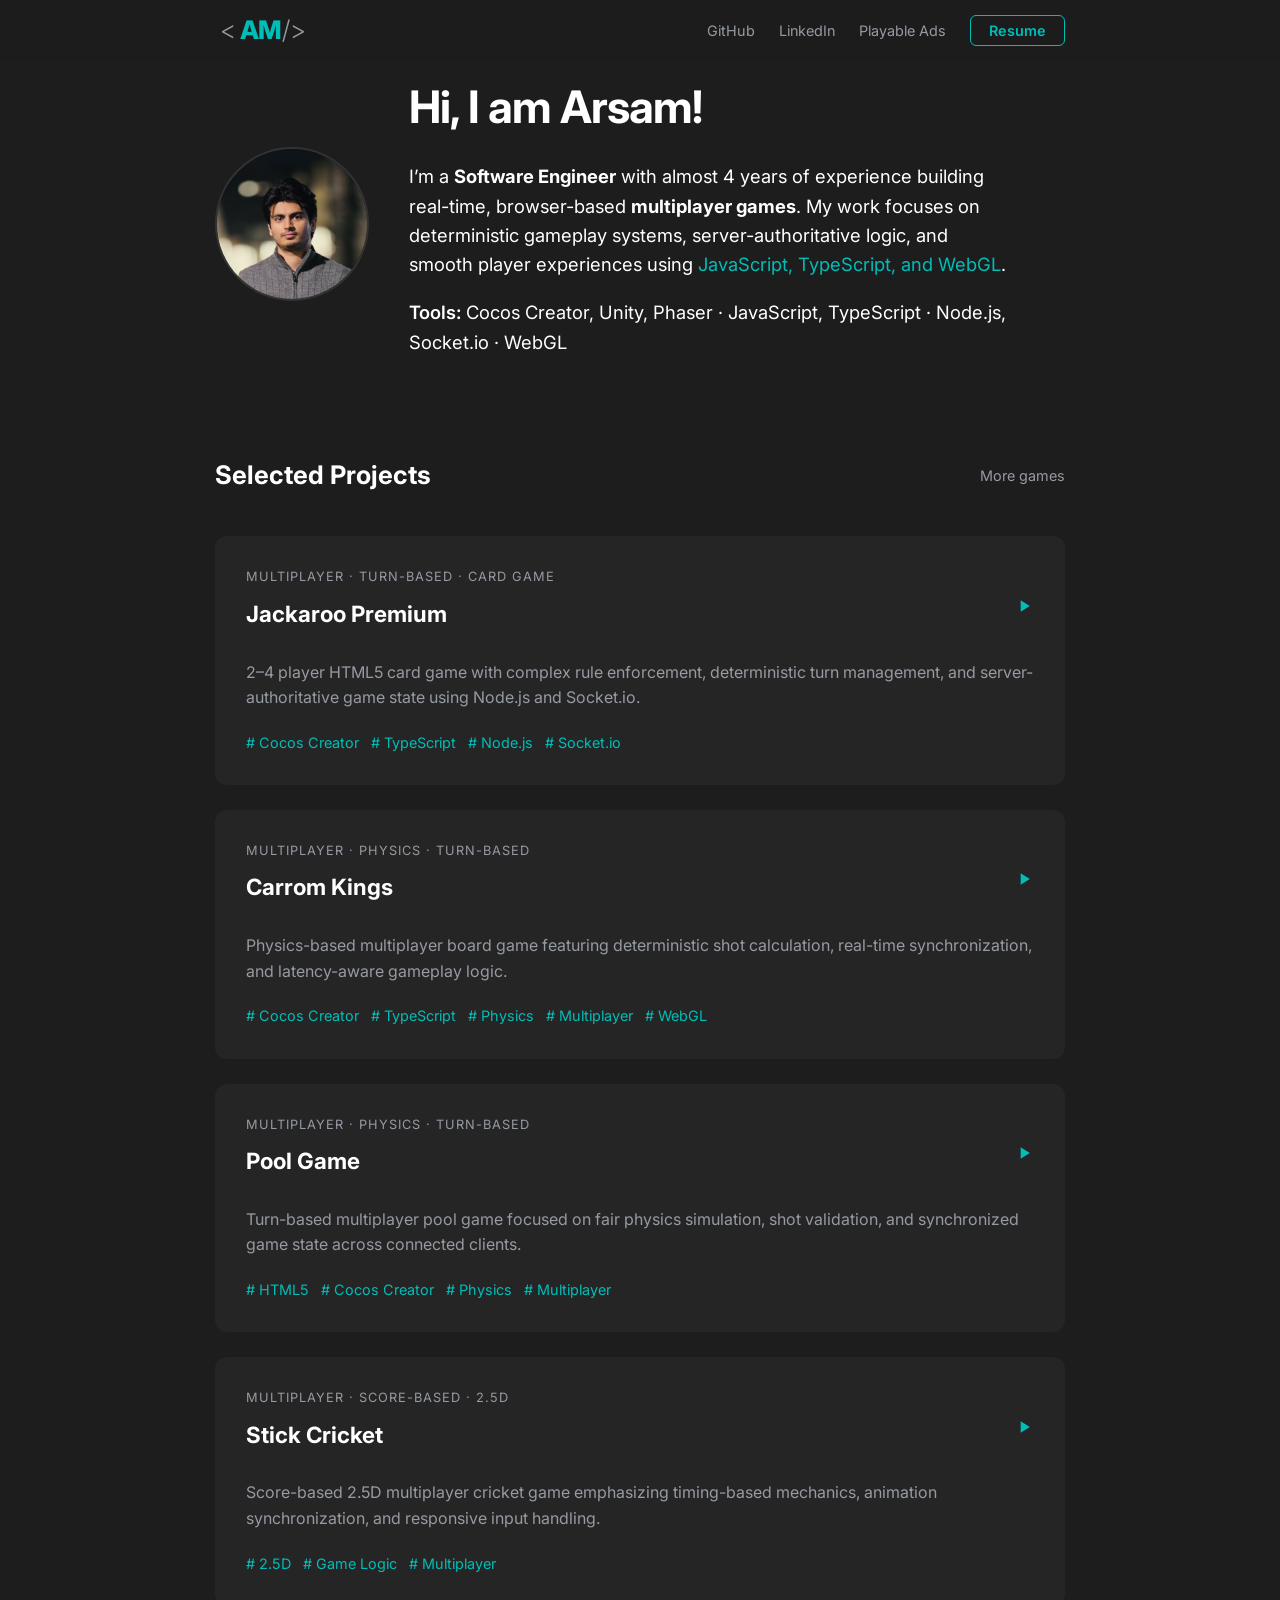
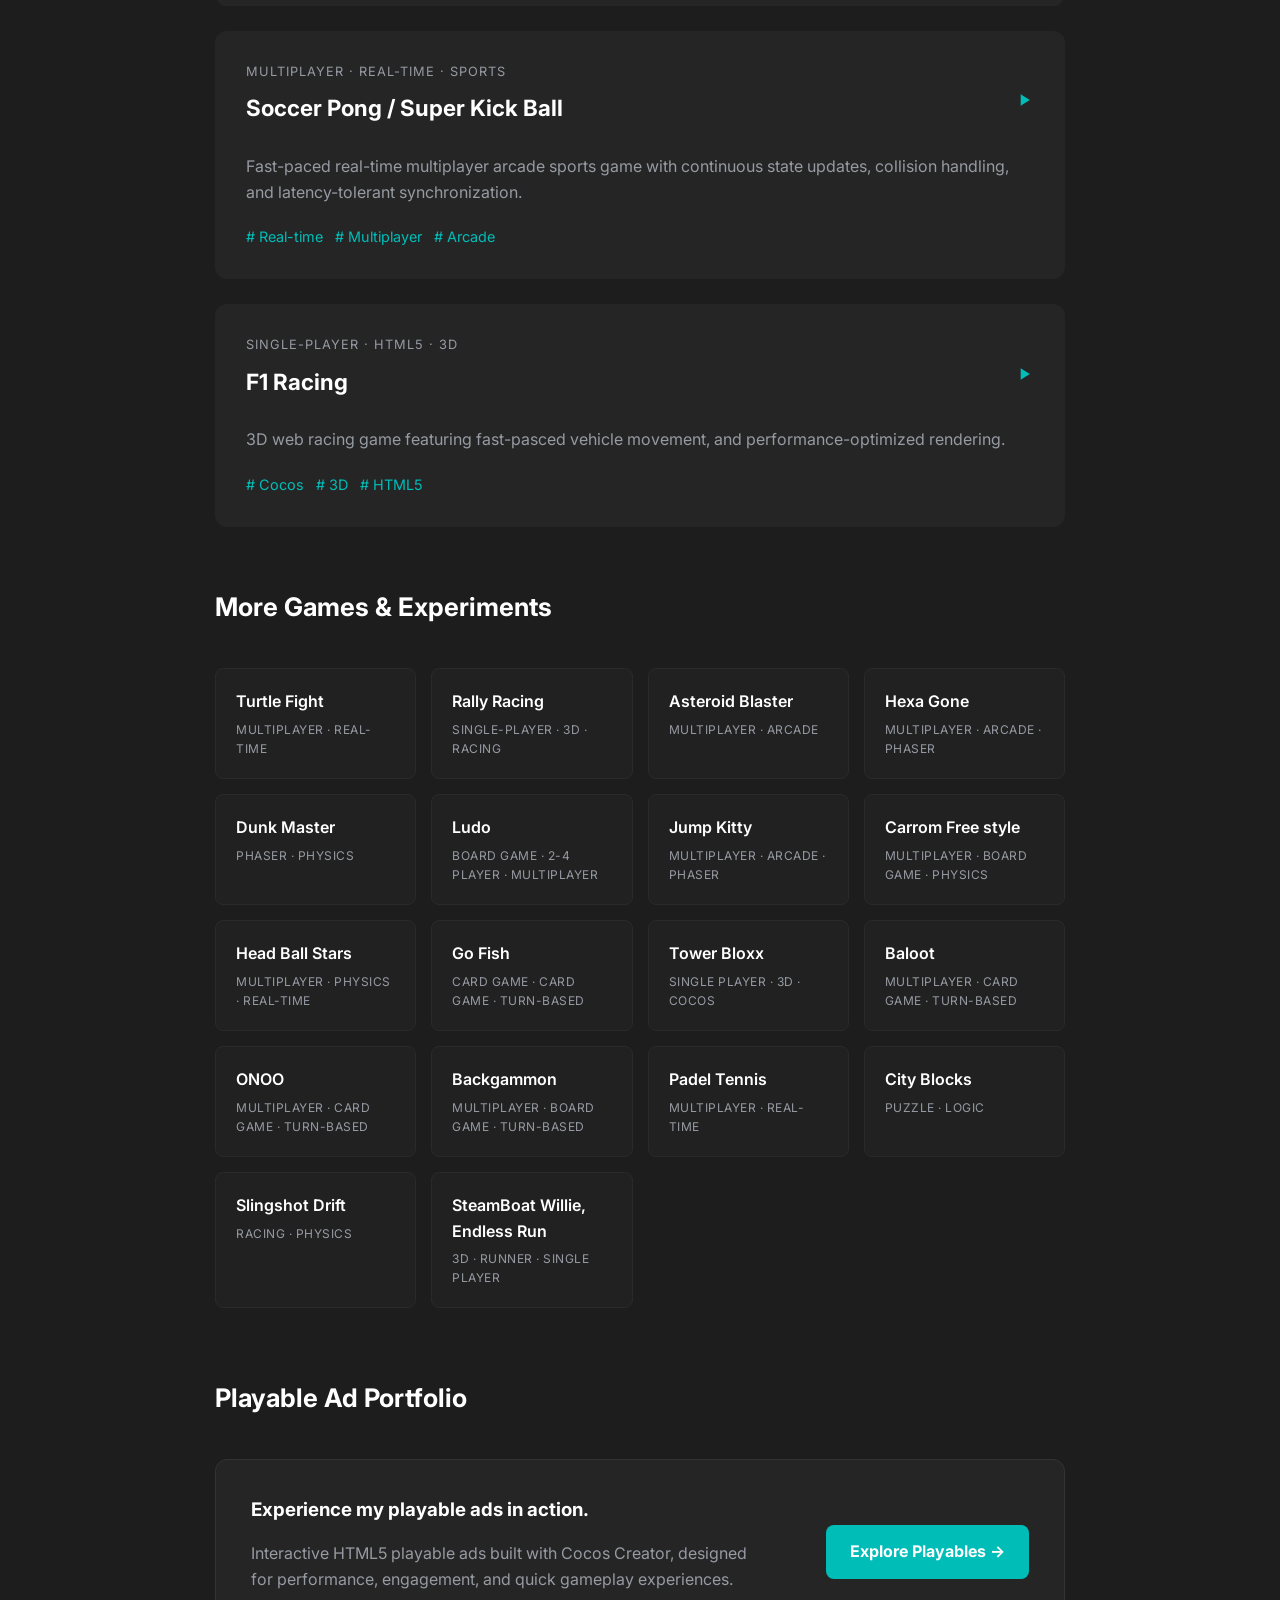
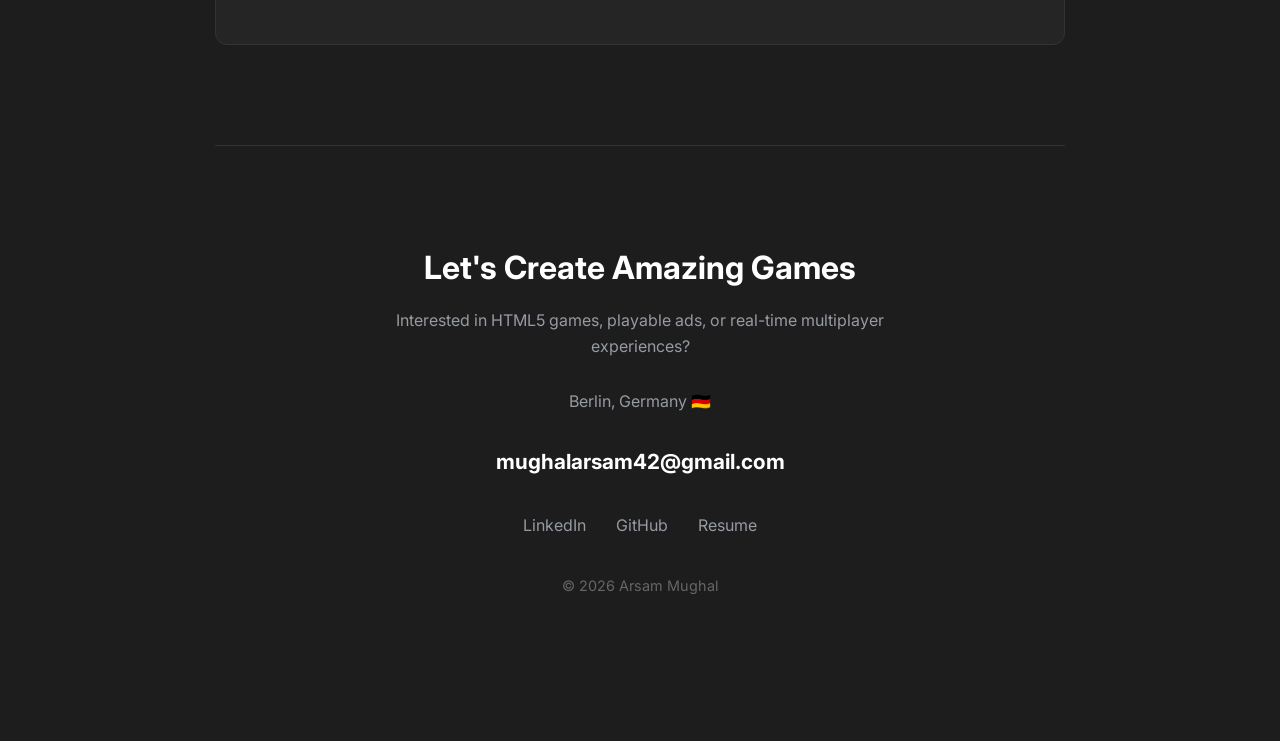
<file: index.html>
<!DOCTYPE html>
<html lang="en">

<head>
    <meta charset="UTF-8">
    <meta name="viewport" content="width=device-width, initial-scale=1.0">
    <title>Arsam Mughal | HTML5 Game Developer</title>
    <link href="https://fonts.googleapis.com/css2?family=Inter:wght@300;400;700&display=swap" rel="stylesheet">
    <link rel="stylesheet" href="style.css" />
</head>

<body>

    <nav class="top-nav">
        <div class="nav-content">
            <a href="index.html" class="nav-logo" id="logoLink">
                <span class="bracket">&lt;</span>
                <span class="logo-name">AM </span>
                <span class="bracket"> /&gt;</span>
            </a>

            <div class="nav-links">
                <a href="https://github.com/arsammughal" target="_blank">GitHub</a>
                <a href="https://linkedin.com/in/arsammughal" target="_blank">LinkedIn</a>
                <a href="#playable-ads">Playable Ads</a>
                <a href="resume.pdf" target="_blank" class="resume-btn">Resume</a>
            </div>
        </div>
    </nav>

    <div class="container">
        <header class="profile-intro">
            <img src="arsam_photo.jpg" alt="Arsam Mughal" class="profile-photo">
            <div class="intro-text">
                <h1>Hi, I am Arsam!</h1>
                <p>
                    I’m a <strong>Software Engineer</strong> with almost 4 years of experience building
                    real-time, browser-based <strong>multiplayer games</strong>.
                    My work focuses on deterministic gameplay systems,
                    server-authoritative logic, and smooth player experiences using
                    <span style="color: var(--accent-color)">JavaScript, TypeScript, and WebGL</span>.
                </p>
                <p class="tech-stack">
                    <strong>Tools:</strong>
                    Cocos Creator, Unity, Phaser ·
                    JavaScript, TypeScript ·
                    Node.js, Socket.io ·
                    WebGL
                </p>
            </div>
        </header>

        <section>
            <div class="section-header">
                <h2 class="section-title">Selected Projects</h2>
                <a href="#more-games" class="show-all">More games</a>
            </div>

            <div class="card-grid">

                <a href="javascript:void(0)" class="card" onclick="openModal('oUC0dFiNXxw')">
                    <div class="card-meta">Multiplayer · Turn-based · Card Game</div>
                    <div style="display: flex; justify-content: space-between; align-items: flex-start;">
                        <h3 class="card-title">Jackaroo Premium</h3>
                        <svg width="20" height="20" viewBox="0 0 24 24" fill="#00bdb8"
                            xmlns="http://www.w3.org/2000/svg">
                            <path d="M8 5v14l11-7z" />
                        </svg>
                    </div>
                    <p class="card-desc">
                        2–4 player HTML5 card game with complex rule enforcement, deterministic turn management,
                        and server-authoritative game state using Node.js and Socket.io.
                    </p>
                    <div class="tags">
                        <span># Cocos Creator</span>
                        <span># TypeScript</span>
                        <span># Node.js</span>
                        <span># Socket.io</span>
                    </div>
                </a>

                <a href="javascript:void(0)" class="card" onclick="openModal('bRpfrmnNjH8')">
                    <div class="card-meta">Multiplayer · Physics · Turn-based</div>
                    <div style="display: flex; justify-content: space-between; align-items: flex-start;">
                        <h3 class="card-title">Carrom Kings</h3>
                        <svg width="20" height="20" viewBox="0 0 24 24" fill="#00bdb8"
                            xmlns="http://www.w3.org/2000/svg">
                            <path d="M8 5v14l11-7z" />
                        </svg>
                    </div>
                    <p class="card-desc">
                        Physics-based multiplayer board game featuring deterministic shot calculation,
                        real-time synchronization, and latency-aware gameplay logic.
                    </p>
                    <div class="tags">
                        <span># Cocos Creator</span>
                        <span># TypeScript</span>
                        <span># Physics</span>
                        <span># Multiplayer</span>
                        <span># WebGL</span>
                    </div>
                </a>

                <a href="javascript:void(0)" class="card" onclick="openModal('qHFQYcF9F28')">
                    <div class="card-meta">Multiplayer · Physics · Turn-based</div>
                    <div style="display: flex; justify-content: space-between; align-items: flex-start;">
                        <h3 class="card-title">Pool Game</h3>
                        <svg width="20" height="20" viewBox="0 0 24 24" fill="#00bdb8"
                            xmlns="http://www.w3.org/2000/svg">
                            <path d="M8 5v14l11-7z" />
                        </svg>
                    </div>
                    <p class="card-desc">
                        Turn-based multiplayer pool game focused on fair physics simulation,
                        shot validation, and synchronized game state across connected clients.
                    </p>
                    <div class="tags">
                        <span># HTML5</span>
                        <span># Cocos Creator</span>
                        <span># Physics</span>
                        <span># Multiplayer</span>
                    </div>
                </a>

                <a href="javascript:void(0)" class="card" onclick="openModal('jRltl6rgo7k')">
                    <div class="card-meta">Multiplayer · Score-based · 2.5D</div>
                    <div style="display: flex; justify-content: space-between; align-items: flex-start;">
                        <h3 class="card-title">Stick Cricket</h3>
                        <svg width="20" height="20" viewBox="0 0 24 24" fill="#00bdb8"
                            xmlns="http://www.w3.org/2000/svg">
                            <path d="M8 5v14l11-7z" />
                        </svg>
                    </div>
                    <p class="card-desc">
                        Score-based 2.5D multiplayer cricket game emphasizing timing-based mechanics,
                        animation synchronization, and responsive input handling.
                    </p>
                    <div class="tags">
                        <span># 2.5D</span>
                        <span># Game Logic</span>
                        <span># Multiplayer</span>
                    </div>
                </a>

                <a href="javascript:void(0)" class="card" onclick="openModal('1')">
                    <div class="card-meta">Multiplayer · Real-time · Sports</div>
                    <div style="display: flex; justify-content: space-between; align-items: flex-start;">
                        <h3 class="card-title">Soccer Pong / Super Kick Ball</h3>
                        <svg width="20" height="20" viewBox="0 0 24 24" fill="#00bdb8"
                            xmlns="http://www.w3.org/2000/svg">
                            <path d="M8 5v14l11-7z" />
                        </svg>
                    </div>
                    <p class="card-desc">
                        Fast-paced real-time multiplayer arcade sports game with continuous state updates,
                        collision handling, and latency-tolerant synchronization.
                    </p>
                    <div class="tags">
                        <span># Real-time</span>
                        <span># Multiplayer</span>
                        <span># Arcade</span>
                    </div>
                </a>

                <a href="javascript:void(0)" class="card" onclick="openModal('SQkv6csNlzU')">
                    <div class="card-meta">Single-player · HTML5 · 3D</div>
                    <div style="display: flex; justify-content: space-between; align-items: flex-start;">
                        <h3 class="card-title">F1 Racing</h3>
                        <svg width="20" height="20" viewBox="0 0 24 24" fill="#00bdb8"
                            xmlns="http://www.w3.org/2000/svg">
                            <path d="M8 5v14l11-7z" />
                        </svg>
                    </div>
                    <p class="card-desc">
                        3D web racing game featuring fast-pasced vehicle movement,
                        and performance-optimized rendering.
                    </p>
                    <div class="tags">
                        <span># Cocos</span>
                        <span># 3D</span>
                        <span># HTML5</span>
                    </div>
                </a>

            </div>
        </section>

        <section id="more-games" class="mini-games-section">
            <div class="section-header">
                <h2 class="section-title">More Games & Experiments</h2>
            </div>

            <div class="mini-grid">
                <div class="mini-card" onclick="openModal('f8PIcH-GYDs')">
                    <h4 class="mini-title">Turtle Fight</h4>
                    <p class="mini-tags">Multiplayer · Real-time</p>
                </div>

                <div class="mini-card" onclick="openModal('qMp8AOQnUKg')">
                    <h4 class="mini-title">Rally Racing</h4>
                    <p class="mini-tags">single-player · 3d · Racing</p>
                </div>

                <div class="mini-card" onclick="openModal('BkhV5Olhv-M')">
                    <h4 class="mini-title">Asteroid Blaster</h4>
                    <p class="mini-tags">Multiplayer · Arcade</p>
                </div>

                <div class="mini-card" onclick="openModal('eNY5Jn70WRA')">
                    <h4 class="mini-title">Hexa Gone</h4>
                    <p class="mini-tags">Multiplayer · Arcade · Phaser</p>
                </div>

                <div class="mini-card" onclick="openModal('dyIzVd5OTP0')">
                    <h4 class="mini-title">Dunk Master</h4>
                    <p class="mini-tags">Phaser · Physics</p>
                </div>

                <div class="mini-card" onclick="openModal('niyNPx42riA')">
                    <h4 class="mini-title">Ludo</h4>
                    <p class="mini-tags">Board Game · 2-4 player · multiplayer</p>
                </div>

                <div class="mini-card" onclick="openModal('ZSMBAxTjgHw')">
                    <h4 class="mini-title">Jump Kitty</h4>
                    <p class="mini-tags">Multiplayer · Arcade · Phaser</p>
                </div>

                <div class="mini-card" onclick="openModal('V4lfcpZm4GM')">
                    <h4 class="mini-title">Carrom Free style</h4>
                    <p class="mini-tags">Multiplayer · Board game · Physics</p>
                </div>

                <div class="mini-card" onclick="openModal('gM2v_orbjwQ')">
                    <h4 class="mini-title">Head Ball Stars</h4>
                    <p class="mini-tags">Multiplayer · Physics · Real-time</p>
                </div>

                <div class="mini-card" onclick="openModal('-ICQD-KiN7w')">
                    <h4 class="mini-title">Go Fish</h4>
                    <p class="mini-tags">Card Game · card Game · Turn-based</p>
                </div>

                <div class="mini-card" onclick="openModal('pAFslbD1pkU')">
                    <h4 class="mini-title">Tower Bloxx</h4>
                    <p class="mini-tags">Single Player · 3d · Cocos</p>
                </div>

                <div class="mini-card" onclick="openModal('NhcZr_lwaew')">
                    <h4 class="mini-title">Baloot</h4>
                    <p class="mini-tags">Multiplayer · Card Game · Turn-based</p>
                </div>

                <div class="mini-card" onclick="openModal('A-FSYx4HfZ0')">
                    <h4 class="mini-title">ONOO</h4>
                    <p class="mini-tags">Multiplayer · Card Game · Turn-based</p>
                </div>

                <div class="mini-card" onclick="openModal('tPCi5eEwZBg')">
                    <h4 class="mini-title">Backgammon</h4>
                    <p class="mini-tags">Multiplayer · Board Game · Turn-based</p>
                </div>

                <div class="mini-card" onclick="openModal('1')">
                    <h4 class="mini-title">Padel Tennis</h4>
                    <p class="mini-tags">Multiplayer · Real-time</p>
                </div>

                <div class="mini-card" onclick="openModal('HiYaneCBERI')">
                    <h4 class="mini-title">City Blocks</h4>
                    <p class="mini-tags">Puzzle · Logic</p>
                </div>

                <div class="mini-card" onclick="openModal('1')">
                    <h4 class="mini-title">Slingshot Drift</h4>
                    <p class="mini-tags">Racing · Physics</p>
                </div>

                <div class="mini-card" onclick="openModal('1')">
                    <h4 class="mini-title">SteamBoat Willie, Endless Run</h4>
                    <p class="mini-tags">3D · runner · Single Player</p>
                </div>
            </div>
        </section>

        <section class="playables-preview" id="playable-ads">
            <div class="section-header">
                <h2 class="section-title">Playable Ad Portfolio</h2>
            </div>
            <div class="playables-banner">
                <div>
                    <h3>Experience my playable ads in action.</h3>
                    <p>
                        Interactive HTML5 playable ads built with Cocos Creator,
                        designed for performance, engagement, and quick gameplay experiences.
                    </p>
                </div>
                <a href="playables.html" class="play-btn">
                    Explore Playables →
                </a>
            </div>
        </section>

        <footer class="footer">
            <h2>Let's Create Amazing Games</h2>
            <p class="footer-text">
                Interested in HTML5 games, playable ads,
                or real-time multiplayer experiences?
            </p>
            <p class="footer-text">Berlin, Germany 🇩🇪</p>
            <a href="mailto:mughalarsam42@gmail.com" class="footer-email">
                mughalarsam42@gmail.com
            </a>
            <div class="footer-links">
                <a href="https://linkedin.com/in/arsammughal" target="_blank">LinkedIn</a>
                <a href="https://github.com/arsam-mughal" target="_blank">GitHub</a>
                <a href="resume.pdf" target="_blank">Resume</a>
            </div>
            <p class="footer-copy">
                © 2026 Arsam Mughal
            </p>
        </footer>
    </div>

    <div id="videoModal" class="modal-overlay" onclick="closeModal()">
        <div class="modal-content" onclick="event.stopPropagation()">
            <span class="close-button" onclick="closeModal()">&times;</span>
            <div class="video-container">
                <iframe id="videoPlayer" src="" frameborder="0" allow="autoplay; encrypted-media"
                    allowfullscreen></iframe>
            </div>
        </div>
    </div>
    <script src="script.js"></script>
</body>

</html>
</file>
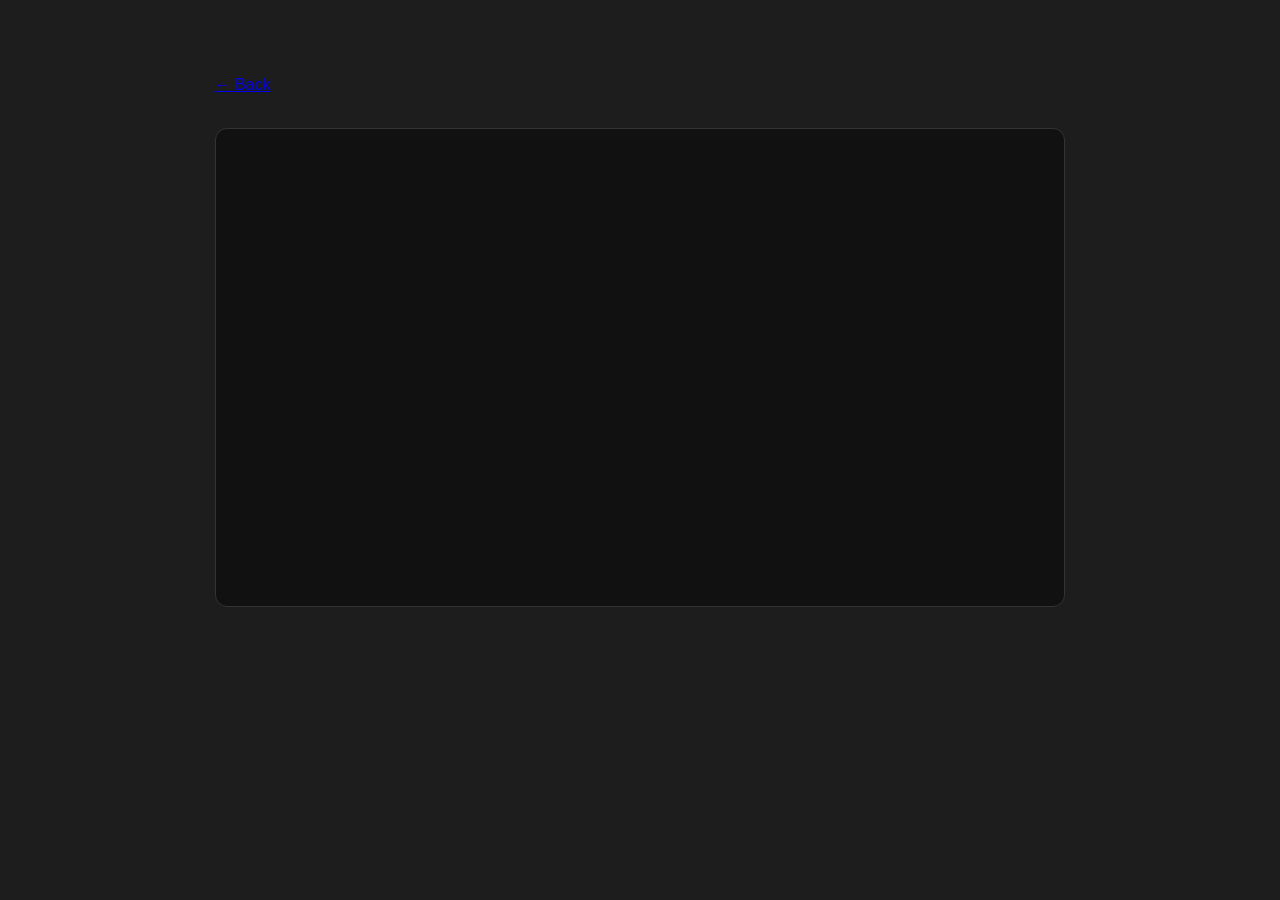
<file: game.html>
<!DOCTYPE html>

<html>

<head>
    <meta charset="UTF-8">
    <meta name="viewport" content="width=device-width,initial-scale=1">
    <title>Play Game</title>
    <link rel="stylesheet" href="style.css">
</head>

<body>
    <div class="container">
        <a href="playables.html">← Back</a>
        <h1 id="gameTitle"></h1>
        <div class="game-frame">
            <iframe id="gameFrame" allowfullscreen></iframe>
        </div>
    </div>
    <script src="game.js"></script>
</body>

</html>
</file>
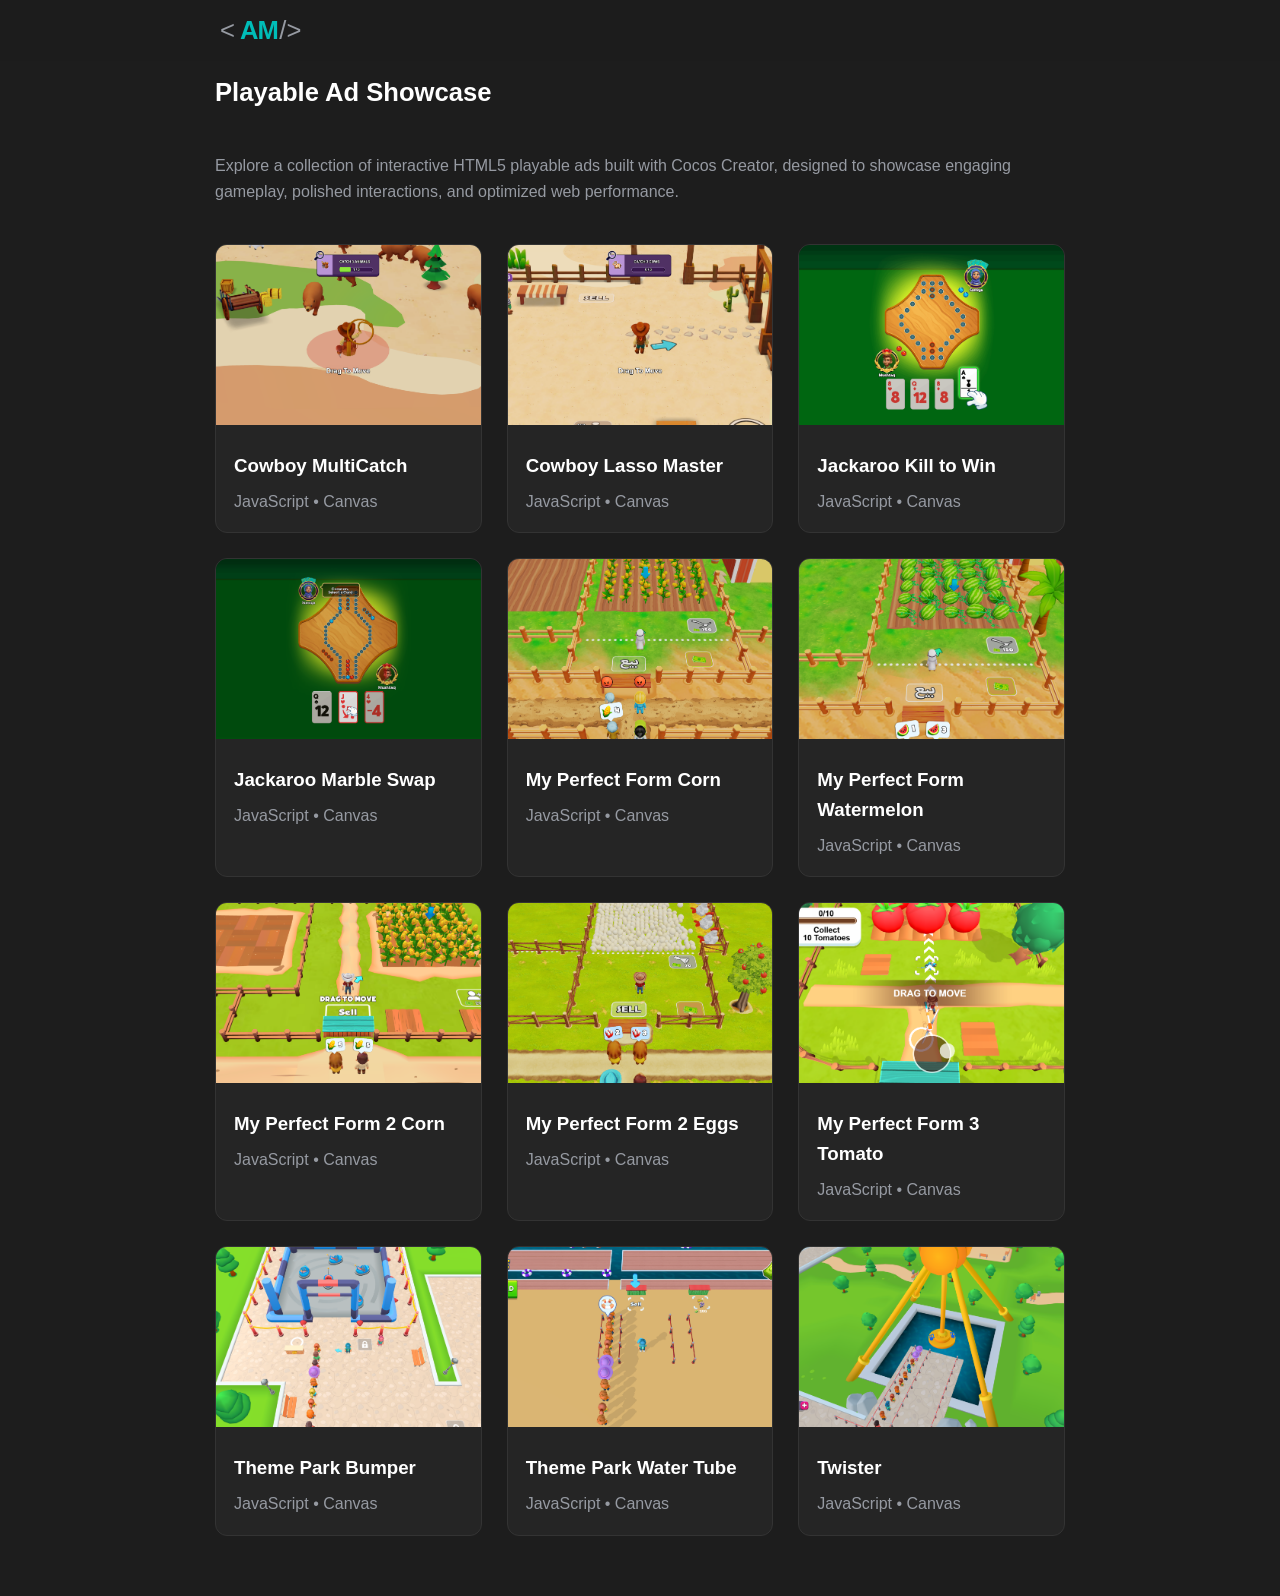
<file: playables.html>
<!DOCTYPE html>

<html>

<head>
    <meta charset="UTF-8">
    <meta name="viewport" content="width=device-width, initial-scale=1">
    <title>Playable Games</title>
    <link rel="stylesheet" href="style.css">
</head>

<body>
    <nav class="top-nav">
        <div class="nav-content">
            <a href="index.html" class="nav-logo">
                <span class="bracket">&lt;</span>
                <span class="logo-name">AM</span>
                <span class="bracket">/&gt;</span>
            </a>
        </div>
    </nav>

    <div class="container">
        <div class="section-header">
            <h1 class="section-title">
                Playable Ad Showcase
            </h1>
        </div>
        <p style="color:var(--text-muted);margin-bottom:40px;">
            Explore a collection of interactive HTML5 playable ads built with Cocos Creator, designed to showcase
            engaging gameplay, polished interactions, and optimized web performance.
        </p>
        <div class="games-grid">
            <a href="game.html?game=Cowboy_MultiCatch" class="game-card">
                <img src="Playables/Thumbnails/Cowboy_MultiCatch.png">
                <h3>Cowboy MultiCatch</h3>
                <p>JavaScript • Canvas</p>
            </a>
            <a href="game.html?game=Cowboy_LassoMaster" class="game-card">
                <img src="Playables/Thumbnails/Cowboy_LassoMaster.png">
                <h3>Cowboy Lasso Master</h3>
                <p>JavaScript • Canvas</p>
            </a>
            <a href="game.html?game=Jackaroo_KillWin" class="game-card">
                <img src="Playables/Thumbnails/Jackaroo_KillWin.png">
                <h3>Jackaroo Kill to Win</h3>
                <p>JavaScript • Canvas</p>
            </a>
            <a href="game.html?game=Jackaroo_SwapMarble" class="game-card">
                <img src="Playables/Thumbnails/Jackaroo_SwapMarble.png">
                <h3>Jackaroo Marble Swap</h3>
                <p>JavaScript • Canvas</p>
            </a>
            <a href="game.html?game=PF1_CornV2_Extended" class="game-card">
                <img src="Playables/Thumbnails/PF1_CornV2_Extended.png">
                <h3>My Perfect Form Corn</h3>
                <p>JavaScript • Canvas</p>
            </a>
            <a href="game.html?game=PF1_MelonV1" class="game-card">
                <img src="Playables/Thumbnails/PF1_MelonV1.png">
                <h3>My Perfect Form Watermelon</h3>
                <p>JavaScript • Canvas</p>
            </a>
            <a href="game.html?game=PF2_CornV2_Extended" class="game-card">
                <img src="Playables/Thumbnails/PF2_CornV2_Extended.png">
                <h3>My Perfect Form 2 Corn</h3>
                <p>JavaScript • Canvas</p>
            </a>
            <a href="game.html?game=PF2_EggsV1" class="game-card">
                <img src="Playables/Thumbnails/PF2_EggsV1.png">
                <h3>My Perfect Form 2 Eggs</h3>
                <p>JavaScript • Canvas</p>
            </a>
            <a href="game.html?game=PF3_TomatoV1" class="game-card">
                <img src="Playables/Thumbnails/PF3_TomatoV1.png">
                <h3>My Perfect Form 3 Tomato</h3>
                <p>JavaScript • Canvas</p>
            </a>
            <a href="game.html?game=TP_BumperV1" class="game-card">
                <img src="Playables/Thumbnails/TP_BumperV1.png">
                <h3>Theme Park Bumper</h3>
                <p>JavaScript • Canvas</p>
            </a>
            <a href="game.html?game=TP_WaterTubeV1" class="game-card">
                <img src="Playables/Thumbnails/TP_WaterTubeV1.png">
                <h3>Theme Park Water Tube</h3>
                <p>JavaScript • Canvas</p>
            </a>
            <a href="game.html?game=Twister_Long" class="game-card">
                <img src="Playables/Thumbnails/Twister_Long.png">
                <h3>Twister</h3>
                <p>JavaScript • Canvas</p>
            </a>
        </div>
    </div>
</body>

</html>
</file>
<file: style.css>
:root {
    --bg-color: #1d1d1d;
    /* Bassetti's signature dark background */
    --card-bg: #252525;
    /* Slightly lighter card color */
    --text-main: #ffffff;
    --text-muted: #969aa2;
    /* Muted gray for descriptions */
    --accent-color: #00bdb8;
    /* Cyan accent color used for links/tags */
}

body {
    background-color: var(--bg-color);
    color: var(--text-main);
    font-family: 'Inter', -apple-system, BlinkMacSystemFont, "Segoe UI", Roboto, sans-serif;
    margin: 0;
    padding: 0;
    line-height: 1.6;
}

.top-nav {
    width: 100%;
    position: fixed;
    /* Changed from absolute to fixed */
    top: 0;
    left: 0;
    background-color: rgba(29, 29, 29, 0.8);
    backdrop-filter: blur(10px);
    z-index: 1000;
    /* border-bottom: 1px solid rgba(255, 255, 255, 0.05); */
    /* Added subtle line back */
}

.nav-content {
    /* Keep this the same as your .container width */
    max-width: 850px;
    margin: 0 auto;
    padding: 10px 20px;
    /* Vertical and horizontal padding */
    display: flex;
    justify-content: space-between;
    align-items: center;
}

.nav-logo {
    font-size: 1.6rem;
    display: flex;
    align-items: center;
    /* Remove the gap to have total control over spacing */
    gap: 0;
    cursor: pointer;
    text-decoration: none;
    user-select: none;
}

/* 1. We wrap the brackets in a fixed-width container */
.nav-logo .bracket {
    color: var(--text-muted);
    font-weight: 300;
    transition: all 0.3s ease;

    /* This prevents the jump */
    display: inline-block;
    width: 25px;
    /* Adjust this value until the spacing looks right */
    text-align: center;
}

.nav-logo .logo-name {
    color: var(--accent-color);
    font-weight: 800;
    letter-spacing: -1px;
    /* Ensure the initials stay centered between the fixed brackets */
    display: inline-block;
}

/* 2. Hover effect remains the same, but won't cause movement now */
.nav-logo:hover .bracket {
    color: var(--accent-color);
    font-weight: 700;
}

.nav-logo:hover .logo-name {
    text-shadow: 0 0 10px rgba(0, 189, 184, 0.5);
}

/* .nav-logo:hover {
    filter: drop-shadow(0 0 8px rgba(0, 189, 184, 0.6));
} */

.nav-links a {
    margin-left: 20px;
    color: var(--text-muted);
    text-decoration: none;
    font-size: 0.9rem;
    transition: color 0.2s;
}

.nav-links a:hover {
    color: var(--text-main);
}

.nav-links .resume-btn {
    border: 1.5px solid var(--accent-color);
    padding: 6px 18px;
    border-radius: 6px;
    color: var(--accent-color);
    font-weight: 600;
    transition: all 0.3s ease;
}

.nav-links .resume-btn:hover {
    background: var(--accent-color);
    /* Fills the button with cyan */
    color: #1d1d1d;
    /* Changes text to dark for contrast */
    box-shadow: 0 0 15px rgba(0, 189, 184, 0.4);
}

.container {
    max-width: 850px;
    margin: 0 auto;
    /* clamp(min, preferred, max) */
    /* This makes the top space 100px on desktop and scales up to 160px on mobile */
    padding: clamp(60px, 8vh, 120px) 20px 60px 20px;
}

/* Profile Intro */
.profile-intro {
    display: flex;
    align-items: center;
    gap: 40px;
    margin-bottom: 80px;
}

.profile-photo {
    width: 150px;
    height: 150px;
    border-radius: 50%;
    object-fit: cover;
    background: #333;
    /* Placeholder: Replace with your actual image path */
    border: 2px solid #333;
}

.profile-photo {
    width: 150px;
    height: 150px;
    border-radius: 50%;
    object-fit: cover;
    background: #333;
    border: 2px solid #333;

    /* 1. Add a transition so the change is smooth, not instant */
    transition: all 0.4s cubic-bezier(0.175, 0.885, 0.32, 1.275);
    cursor: pointer;
}

/* 2. This is what happens when you hover */
.profile-photo:hover {
    /* Slight zoom (1.1) and a tiny rotation (3 degrees) */
    transform: scale(1.1) rotate(3deg);

    /* Brightens the image slightly and adds a glow */
    filter: brightness(1.1);
    border-color: var(--accent-color);
    box-shadow: 0 0 20px rgba(0, 189, 184, 0.3);
}

.intro-text h1 {
    font-size: 2.8rem;
    margin: 0 0 15px 0;
    letter-spacing: -1px;
}

.intro-text p {
    font-size: 1.15rem;
    color: var(--text-main);
    max-width: 600px;
}

.tech-stack {
    margin-top: 14px;
    font-size: 0.95rem;
    color: var(--text-muted);
    max-width: 600px;
}

.tech-stack strong {
    color: var(--text-main);
    font-weight: 600;
}

/* Sections */
.section-header {
    display: flex;
    justify-content: space-between;
    align-items: center;
    margin-bottom: 30px;
    padding-bottom: 10px;
}

.section-title {
    font-size: 1.6rem;
    font-weight: 700;
    margin: 0;
}

.show-all {
    color: var(--text-muted);
    text-decoration: none;
    font-size: 0.9rem;
    transition: color 0.2s;
}

.show-all:hover {
    color: var(--accent-color);
}

/* Project Cards */
.card-grid {
    display: grid;
    grid-template-columns: 1fr;
    gap: 25px;
    margin-bottom: 60px;
}

.card {
    background: var(--card-bg);
    padding: 30px;
    border-radius: 12px;
    text-decoration: none;
    color: inherit;
    transition: transform 0.2s ease, box-shadow 0.2s ease;
    display: block;
    border: 1px solid transparent;
}

.card:hover {
    transform: translateY(-4px);
    border-color: #444;
    box-shadow: 0 10px 30px rgba(0, 0, 0, 0.3);
}

.card-meta {
    font-size: 0.8rem;
    color: var(--text-muted);
    margin-bottom: 8px;
    text-transform: uppercase;
    letter-spacing: 1px;
}

.card-title {
    font-size: 1.4rem;
    margin: 0 0 12px 0;
    color: var(--text-main);
}

.card-desc {
    color: var(--text-muted);
    font-size: 1rem;
    margin-bottom: 20px;
}

* Mini Games Section */ .mini-games-section {
    margin-top: 40px;
}

.mini-grid {
    display: grid;
    /* This creates square-ish tiles that adjust based on screen width */
    grid-template-columns: repeat(auto-fill, minmax(180px, 1fr));
    gap: 15px;
}

.mini-card {
    background: #212121;
    /* Slightly darker than main cards to create depth */
    padding: 20px;
    border-radius: 8px;
    border: 1px solid #2a2a2a;
    transition: all 0.2s ease;
    cursor: default;
}

.mini-card:hover {
    border-color: var(--accent-color);
    background: #252525;
    transform: scale(1.02);
}

.mini-title {
    font-size: 1rem;
    margin: 0 0 5px 0;
    color: var(--text-main);
    font-weight: 600;
}

.mini-tags {
    font-size: 0.75rem;
    color: var(--text-muted);
    margin: 0;
    text-transform: uppercase;
    letter-spacing: 0.5px;
}

/* Optional: Smooth scroll for the "More Games" link */
html {
    scroll-behavior: smooth;
}

/* Tags style from Lucas's portfolio */
.tags {
    display: flex;
    gap: 12px;
    flex-wrap: wrap;
    align-items: center;
    color: var(--accent-color);
    font-size: 0.9rem;
}

.tag-icon {
    opacity: 0.7;
    width: 16px;
}

/* Modal Styles */
.modal-overlay {
    display: none;
    position: fixed;
    top: 0;
    left: 0;
    width: 100%;
    height: 100%;
    background: rgba(0, 0, 0, 0.9);
    z-index: 2000;
    justify-content: center;
    align-items: center;
}

.modal-content {
    width: 90%;
    max-width: 900px;
    position: relative;
}

.video-container {
    position: relative;
    padding-bottom: 56.25%;
    /* 16:9 Aspect Ratio */
    height: 0;
}

.video-container iframe {
    position: absolute;
    top: 0;
    left: 0;
    width: 100%;
    height: 100%;
    border-radius: 8px;
}

.close-button {
    position: absolute;
    top: -40px;
    right: 0;
    color: white;
    font-size: 30px;
    cursor: pointer;
}

.playables-preview {
    margin-top: 70px;
}

.playables-banner {
    display: flex;
    justify-content: space-between;
    align-items: center;
    padding: 35px;
    background: #252525;
    border-radius: 12px;
    border: 1px solid #333;
}

.playables-banner h3 {
    margin-top: 0;
    margin-bottom: 12px;
}

.playables-banner p {
    color: var(--text-muted);
    max-width: 500px;
}

.play-btn {
    text-decoration: none;
    color: white;
    background: var(--accent-color);
    padding: 14px 24px;
    border-radius: 8px;
    font-weight: bold;
    transition: .25s;
}

.play-btn:hover {
    transform: translateY(-3px);
    box-shadow: 0 0 20px rgba(0, 189, 184, .35);
}

.footer {
    border-top:1px solid rgba(0,189,184,.25);
    margin-top: 100px;
    padding: 70px 20px;
    border-top: 1px solid #333;
    text-align: center;
}

.footer h2 {
    margin-bottom: 15px;
    font-size: 2rem;
}

.footer-text {
    color: var(--text-muted);
    max-width: 500px;
    margin: 0 auto 30px;
}

.footer-email {
    color: var(--text-main);
    text-decoration: none;
    font-size: 1.3rem;
    font-weight: 700;
    transition: .25s;
}

.footer-email:hover {
    color: var(--accent-color);
}

.footer-links {
    display: flex;
    justify-content: center;
    gap: 30px;
    margin: 35px 0;
    flex-wrap: wrap;
}

.footer-links a {
    color: var(--text-muted);
    text-decoration: none;
    transition: .25s;
}

.footer-links a:hover {
    color: var(--accent-color);
}

.footer-copy {
    color: #666;
    font-size: .9rem;
}

/* Responsive */
@media (max-width: 650px) {
    .container {
        /* On mobile, we need more space because the header 
           takes up more vertical room relative to the screen */
        padding-top: 140px;
    }

    .profile-intro {
        flex-direction: column;
        text-align: center;
    }

    .intro-text h1 {
        font-size: 2.2rem;
    }

    .playables-banner {
        flex-direction: column;
        text-align: center;
        gap: 25px;
    }
}


.games-grid {
    display: grid;
    grid-template-columns: repeat(auto-fit, minmax(260px, 1fr));
    gap: 25px;
}

.game-card {
    background: #252525;
    border-radius: 12px;
    overflow: hidden;
    text-decoration: none;
    color: white;
    transition: .25s;
    border: 1px solid #333;
}

.game-card:hover {
    transform: translateY(-5px);
    border-color: var(--accent-color);
}

.game-card img {
    width: 100%;
    height: 180px;
    object-fit: cover;
}

.game-card h3 {
    margin: 18px;
    margin-bottom: 8px;
}

.game-card p {
    margin: 18px;
    margin-top: 0;
    color: var(--text-muted);
}


.game-frame {
    margin-top: 30px;
    aspect-ratio: 16/9;
    background: #111;
    border-radius: 12px;
    overflow: hidden;
    border: 1px solid #333;
}

.game-frame iframe {
    width: 100%;
    height: 100%;
    border: none;
}
</file>
